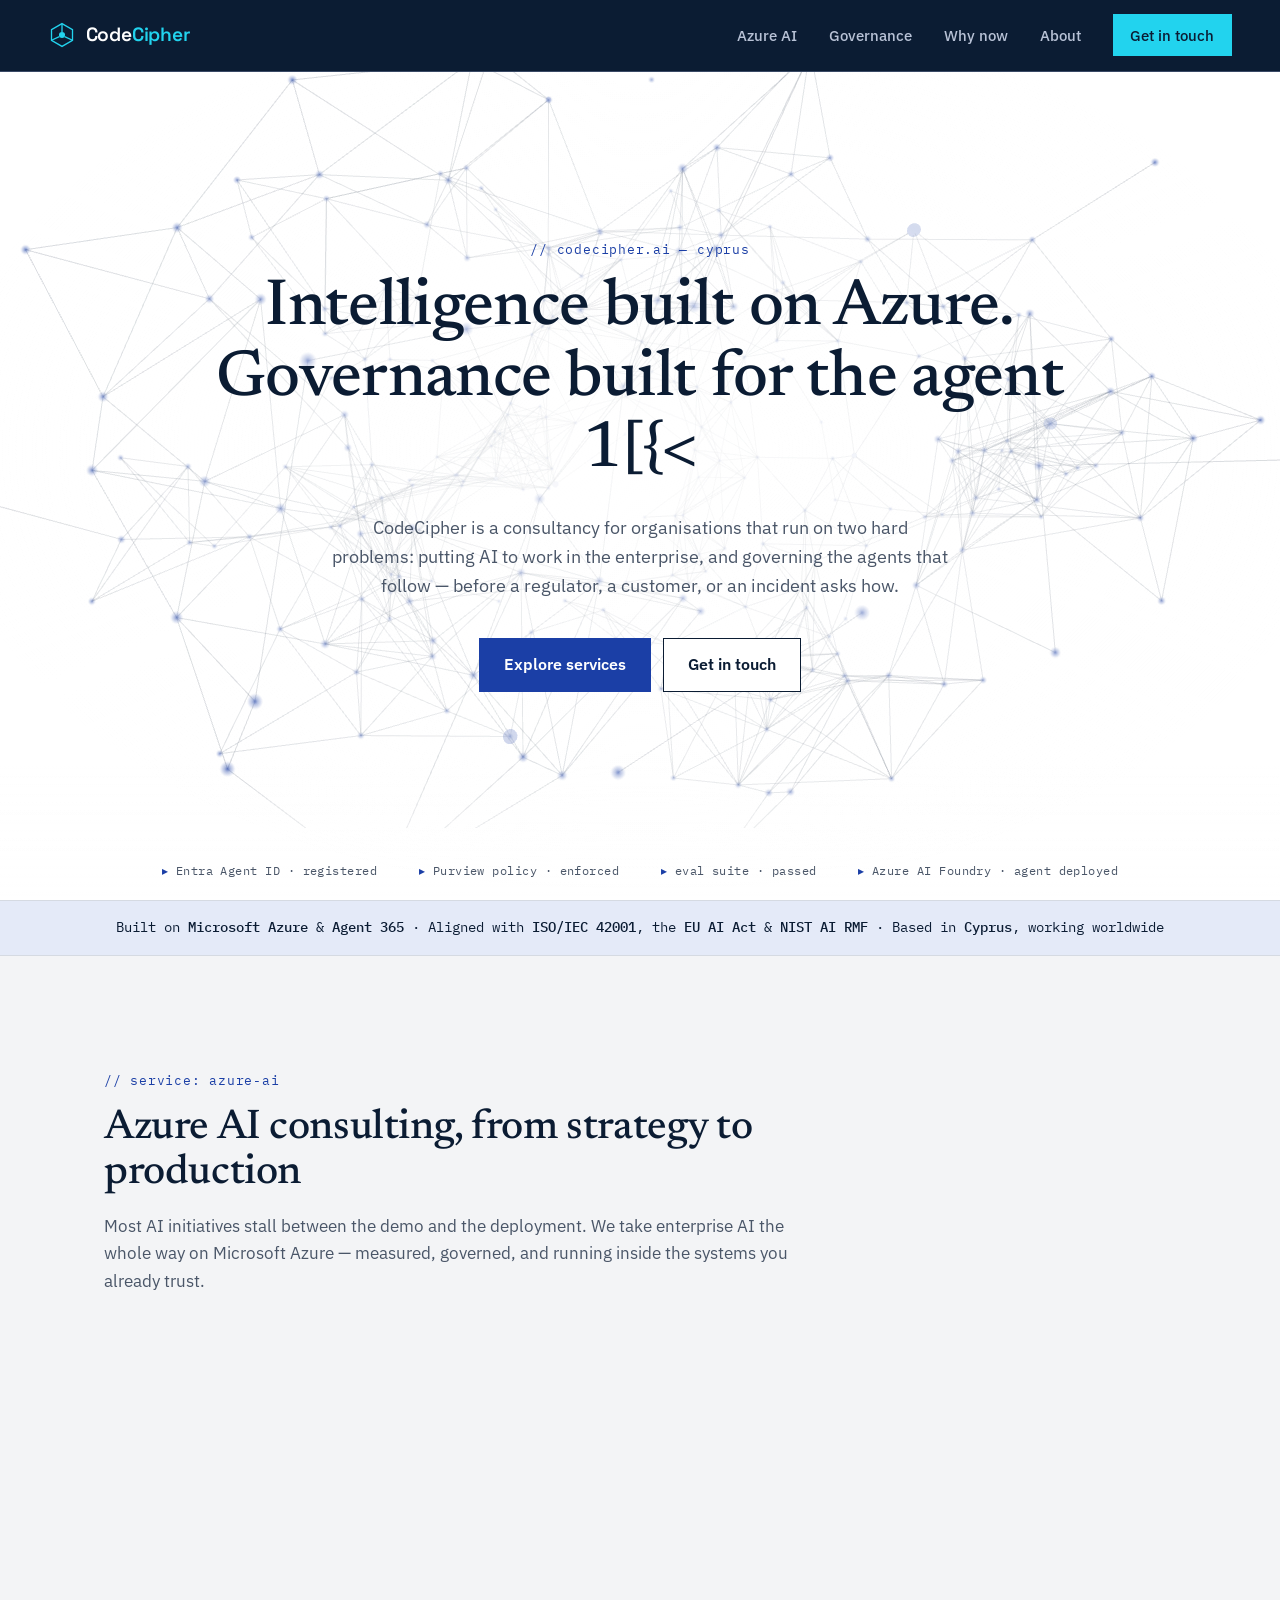
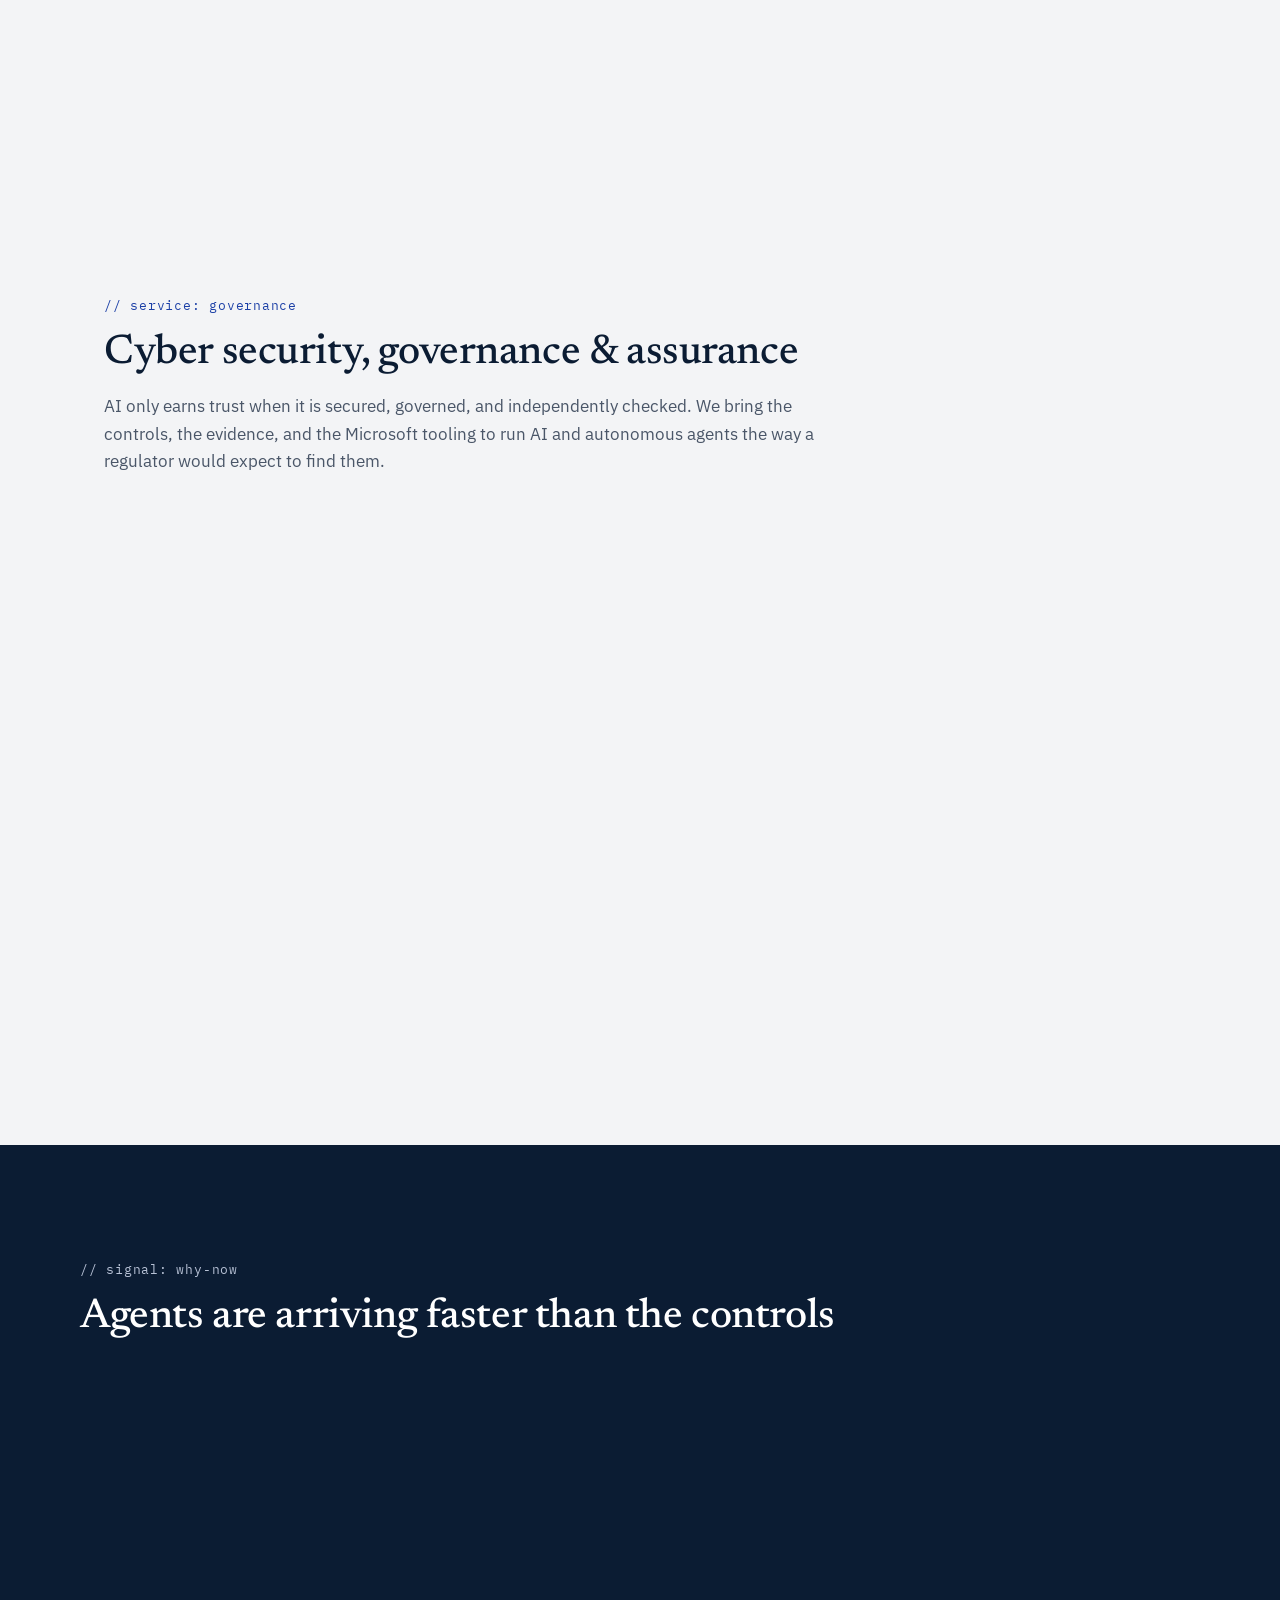
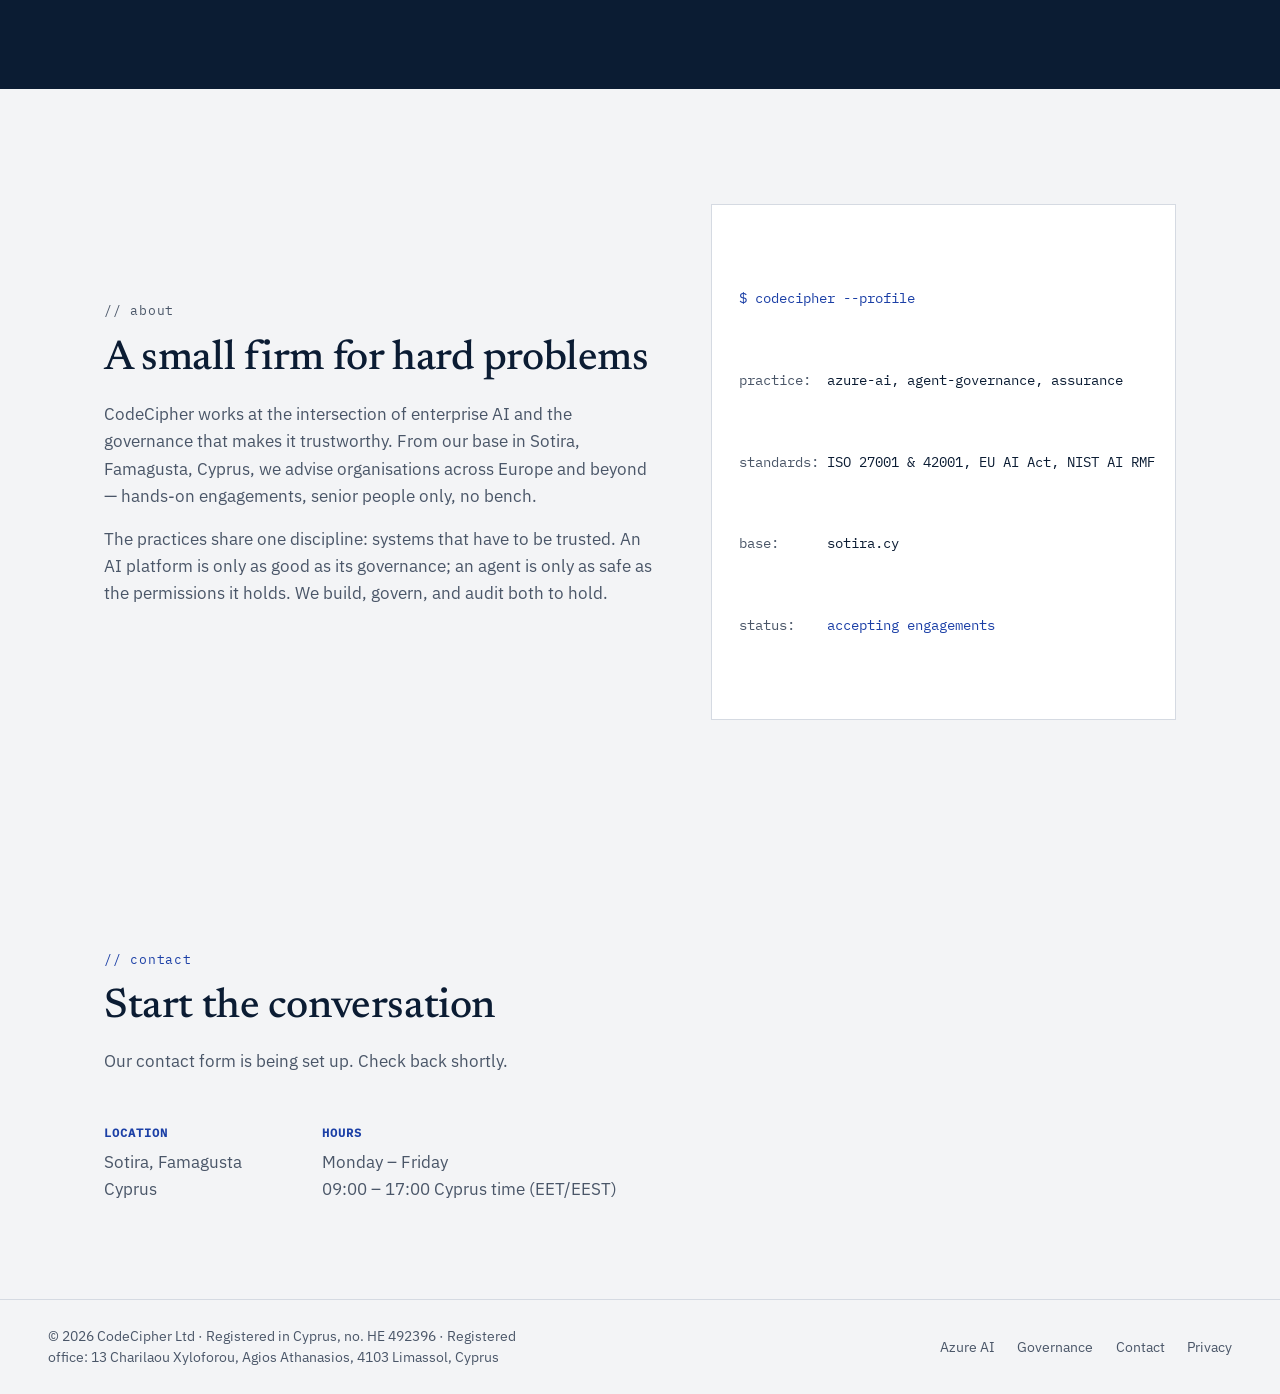
<file: index.html>
<!doctype html>
<html lang="en">
<head>
  <meta charset="UTF-8" />
  <meta http-equiv="Content-Security-Policy" content="default-src 'self'; script-src 'self'; style-src 'self'; img-src 'self' data:; font-src 'self'; connect-src 'self'; base-uri 'self'; object-src 'none'; upgrade-insecure-requests" />
  <meta name="viewport" content="width=device-width, initial-scale=1.0" />
  <title>CodeCipher — Azure AI Consulting, Agent Governance &amp; Assurance</title>
  <meta name="description" content="CodeCipher is an AI consultancy: Microsoft Azure AI strategy and implementation, agent governance with Microsoft Agent 365, cyber security, and independent AI audits." />
  <meta property="og:title" content="CodeCipher — Azure AI Consulting, Agent Governance &amp; Assurance" />
  <meta property="og:description" content="Enterprise AI on Azure. Agents governed, secured, and audited." />
  <meta property="og:type" content="website" />
  <meta property="og:url" content="https://codecipher.ai/" />
  <meta property="og:image" content="https://codecipher.ai/og-image.png" />
  <meta property="og:image:width" content="1200" />
  <meta property="og:image:height" content="630" />
  <meta name="twitter:card" content="summary_large_image" />
  <link rel="canonical" href="https://codecipher.ai/" />
  <link rel="icon" href="/favicon.svg" type="image/svg+xml" />
  <script type="module" crossorigin src="/assets/main-jOm03KR7.js"></script>
  <link rel="stylesheet" crossorigin href="/assets/main-vh2F5cEI.css">
</head>
<body>

  <!-- ===== Nav ===== -->
  <header class="nav" id="top">
    <a class="nav__brand" href="#top" aria-label="CodeCipher home">
      <svg class="nav__mark" viewBox="0 0 32 32" aria-hidden="true">
        <g fill="none" stroke="currentColor" stroke-width="1.5">
          <polygon points="16,3 28,10 28,22 16,29 4,22 4,10" />
          <circle cx="16" cy="16" r="3.5" fill="currentColor" stroke="none" />
          <line x1="16" y1="3"  x2="16" y2="12.5" />
          <line x1="4"  y1="22" x2="13"  y2="17.8" />
          <line x1="28" y1="22" x2="19"  y2="17.8" />
        </g>
      </svg>
      <span>Code<em>Cipher</em></span>
    </a>
    <nav class="nav__links" aria-label="Main">
      <a href="#azure-ai">Azure AI</a>
      <a href="#governance">Governance</a>
      <a href="#why-now">Why now</a>
      <a href="#about">About</a>
      <a class="nav__cta" href="#contact">Get in touch</a>
    </nav>
  </header>

  <main>

    <!-- ===== Hero ===== -->
    <section class="hero">
      <canvas id="hero-canvas" aria-hidden="true"></canvas>
      <div class="hero__veil" aria-hidden="true"></div>
      <div class="hero__inner">
        <p class="eyebrow mono">// codecipher.ai — cyprus</p>
        <h1 class="hero__title">
          <span class="scramble" data-text="Intelligence built on Azure.">Intelligence built on Azure.</span><br />
          <span class="scramble scramble--accent" data-text="Governance built for the agent era.">Governance built for the agent era.</span>
        </h1>
        <p class="hero__lede">
          CodeCipher is a consultancy for organisations that run on two hard problems:
          putting AI to work in the enterprise, and governing the agents that follow —
          before a regulator, a customer, or an incident asks how.
        </p>
        <div class="hero__ctas">
          <a class="btn btn--primary" href="#azure-ai">Explore services</a>
          <a class="btn btn--ghost" href="#contact">Get in touch</a>
        </div>
      </div>
      <div class="hero__ticker mono" aria-hidden="true">
        <span>Entra Agent ID · registered</span>
        <span>Purview policy · enforced</span>
        <span>eval suite · passed</span>
        <span>Azure AI Foundry · agent deployed</span>
      </div>
    </section>

    <!-- ===== Trust strip ===== -->
    <div class="trust">
      <p class="trust__line">
        Built on <strong>Microsoft Azure</strong> &amp; <strong>Agent 365</strong> · Aligned with <strong>ISO/IEC 42001</strong>, the <strong>EU AI Act</strong> &amp; <strong>NIST AI RMF</strong> · Based in <strong>Cyprus</strong>, working worldwide
      </p>
    </div>

    <!-- ===== Azure AI ===== -->
    <section class="section" id="azure-ai">
      <div class="section__head">
        <p class="eyebrow mono">// service: azure-ai</p>
        <h2>Azure AI consulting, from strategy to production</h2>
        <p class="section__lede">
          Most AI initiatives stall between the demo and the deployment. We take enterprise
          AI the whole way on Microsoft Azure — measured, governed, and running inside the
          systems you already trust.
        </p>
      </div>
      <div class="cards">
        <article class="card reveal">
          <svg class="card__icon" viewBox="0 0 40 40" aria-hidden="true"><g fill="none" stroke="currentColor" stroke-width="1.5"><rect x="6" y="6" width="12" height="12" rx="2"/><rect x="22" y="22" width="12" height="12" rx="2"/><path d="M18 12h6a4 4 0 0 1 4 4v6"/><circle cx="12" cy="28" r="4"/></g></svg>
          <h3>AI strategy &amp; roadmap</h3>
          <p>Identify where AI actually earns its keep in your operation, then sequence the work: use cases, data readiness, governance, and a build plan your board can hold you to.</p>
        </article>
        <article class="card reveal">
          <svg class="card__icon" viewBox="0 0 40 40" aria-hidden="true"><g fill="none" stroke="currentColor" stroke-width="1.5"><path d="M8 30V16l12-8 12 8v14"/><path d="M14 30v-8h12v8"/><path d="M4 30h32"/></g></svg>
          <h3>Architecture &amp; infrastructure</h3>
          <p>Landing zones, networking, identity, and cost design for AI workloads — Azure OpenAI, AI Foundry, and AI Search wired into your estate the way Microsoft intends.</p>
        </article>
        <article class="card reveal">
          <svg class="card__icon" viewBox="0 0 40 40" aria-hidden="true"><g fill="none" stroke="currentColor" stroke-width="1.5"><circle cx="20" cy="20" r="14"/><path d="M20 6v6M20 28v6M6 20h6M28 20h6"/><circle cx="20" cy="20" r="4"/></g></svg>
          <h3>Copilots &amp; agents</h3>
          <p>Retrieval-grounded assistants and task agents built on Azure AI Foundry — scoped to your data, evaluated before launch, and monitored after it.</p>
        </article>
        <article class="card reveal">
          <svg class="card__icon" viewBox="0 0 40 40" aria-hidden="true"><g fill="none" stroke="currentColor" stroke-width="1.5"><path d="M6 32l8-10 6 6 8-12 6 8"/><path d="M6 8v24h28"/></g></svg>
          <h3>Optimisation &amp; FinOps</h3>
          <p>Model selection, token economics, caching, and capacity planning. AI that was affordable in the pilot stays affordable at scale.</p>
        </article>
      </div>
    </section>

    <!-- ===== Governance ===== -->
    <section class="section" id="governance">
      <div class="section__head">
        <p class="eyebrow mono">// service: governance</p>
        <h2>Cyber security, governance &amp; assurance</h2>
        <p class="section__lede">
          AI only earns trust when it is secured, governed, and independently checked. We
          bring the controls, the evidence, and the Microsoft tooling to run AI and
          autonomous agents the way a regulator would expect to find them.
        </p>
      </div>
      <div class="cards cards--five">
        <article class="card reveal">
          <svg class="card__icon" viewBox="0 0 40 40" aria-hidden="true"><g fill="none" stroke="currentColor" stroke-width="1.5"><path d="M20 4l13 5v10c0 8-5.5 14-13 17C12.5 33 7 27 7 19V9z"/><path d="M14 20l4 4 8-9"/></g></svg>
          <h3>Cyber security</h3>
          <p>Security architecture and hardening for Azure and hybrid estates: identity, network segmentation, threat modelling, and incident readiness — so AI workloads inherit a posture that holds.</p>
        </article>
        <article class="card reveal">
          <svg class="card__icon" viewBox="0 0 40 40" aria-hidden="true"><g fill="none" stroke="currentColor" stroke-width="1.5"><rect x="9" y="6" width="22" height="28" rx="2"/><path d="M15 6V4h10v2"/><path d="M14 15h12M14 21h12M14 27h7"/></g></svg>
          <h3>AI governance</h3>
          <p>Policies, risk assessment and controls for enterprise AI, mapped to the EU AI Act, ISO 42001, and the NIST AI Risk Management Framework — with ownership that survives the pilot.</p>
        </article>
        <article class="card reveal">
          <svg class="card__icon" viewBox="0 0 40 40" aria-hidden="true"><g fill="none" stroke="currentColor" stroke-width="1.5"><circle cx="20" cy="10" r="4"/><circle cx="9" cy="30" r="4"/><circle cx="31" cy="30" r="4"/><path d="M17 13.5L11 26.5M23 13.5l6 13M13 30h14"/><rect x="16" y="19" width="8" height="7" rx="1"/><path d="M18 19v-2a2 2 0 0 1 4 0v2"/></g></svg>
          <h3>Agent governance</h3>
          <p>Guardrails for autonomous agents: scoped permissions, tool access control, human-in-the-loop checkpoints, audit trails, and runtime monitoring — designed in before the first agent ships.</p>
        </article>
        <article class="card reveal">
          <svg class="card__icon" viewBox="0 0 40 40" aria-hidden="true"><g fill="none" stroke="currentColor" stroke-width="1.5"><rect x="6" y="6" width="11" height="11" rx="2"/><rect x="23" y="6" width="11" height="11" rx="2"/><rect x="6" y="23" width="11" height="11" rx="2"/><rect x="23" y="23" width="11" height="11" rx="2"/><circle cx="11.5" cy="11.5" r="2"/><circle cx="28.5" cy="11.5" r="2"/><circle cx="11.5" cy="28.5" r="2"/><circle cx="28.5" cy="28.5" r="2"/></g></svg>
          <h3>Microsoft Agent 365 adoption</h3>
          <p>Rolling out Microsoft's control plane for agents: Entra Agent ID registration, a complete agent inventory, Defender and Purview policies, plus licensing and rollout planning across Microsoft 365.</p>
        </article>
        <article class="card reveal">
          <svg class="card__icon" viewBox="0 0 40 40" aria-hidden="true"><g fill="none" stroke="currentColor" stroke-width="1.5"><circle cx="17" cy="17" r="10"/><path d="M24.5 24.5L34 34"/><path d="M12 17h10M17 12v10"/></g></svg>
          <h3>Audit &amp; assurance</h3>
          <p>Independent audits of AI systems, agent deployments and security posture — evidence-based findings and remediation plans written for boards, regulators and customers.</p>
        </article>
      </div>
    </section>

    <!-- ===== Why now ===== -->
    <section class="section section--band" id="why-now">
      <div class="section__head">
        <p class="eyebrow mono">// signal: why-now</p>
        <h2>Agents are arriving faster than the controls</h2>
      </div>
      <div class="stats">
        <div class="stat reveal">
          <span class="stat__num mono">2026</span>
          <span class="stat__label">Microsoft Agent 365 reached general availability in May. Every agent now gets an identity, an inventory entry, and a policy — governance is the default, not the extra.</span>
        </div>
        <div class="stat reveal">
          <span class="stat__num mono">2027</span>
          <span class="stat__label">EU AI Act high-risk obligations apply from December 2027. Transparency duties already apply. The evidence has to exist before the deadline, not after.</span>
        </div>
        <div class="stat reveal">
          <span class="stat__num mono" data-count="7" data-suffix="%">0</span>
          <span class="stat__label">Of global turnover — the EU AI Act's maximum fine. Ungoverned agents are a board-level risk, and boards are starting to ask.</span>
        </div>
      </div>
    </section>

    <!-- ===== About ===== -->
    <section class="section" id="about">
      <div class="about">
        <div class="about__text">
          <p class="eyebrow mono">// about</p>
          <h2>A small firm for hard problems</h2>
          <p>
            CodeCipher works at the intersection of enterprise AI and the governance that makes it trustworthy.
            From our base in Sotira, Famagusta, Cyprus, we advise organisations across Europe and
            beyond — hands-on engagements, senior people only, no bench.
          </p>
          <p>
            The practices share one discipline: systems that have to be trusted.
            An AI platform is only as good as its governance; an agent is only as safe
            as the permissions it holds. We build, govern, and audit both to hold.
          </p>
        </div>
        <div class="about__panel mono" aria-hidden="true">
          <p>$ codecipher --profile</p>
          <p><span class="dim">practice:</span>  azure-ai, agent-governance, assurance</p>
          <p><span class="dim">standards:</span> ISO 27001 &amp; 42001, EU AI Act, NIST AI RMF</p>
          <p><span class="dim">base:</span>      sotira.cy</p>
          <p><span class="dim">status:</span>    <span class="ok">accepting engagements</span></p>
        </div>
      </div>
    </section>

    <!-- ===== Contact ===== -->
    <section class="section section--contact" id="contact">
      <div class="section__head">
        <p class="eyebrow mono">// contact</p>
        <h2>Start the conversation</h2>
        <p class="section__lede">Our contact form is being set up. Check back shortly.</p>
      </div>
      <div class="contact contact--details-only">
        <aside class="contact__details">
          <div>
            <h3 class="mono">Location</h3>
            <p>Sotira, Famagusta<br />Cyprus</p>
          </div>
          <div>
            <h3 class="mono">Hours</h3>
            <p>Monday – Friday<br />09:00 – 17:00 Cyprus time (EET/EEST)</p>
          </div>
        </aside>
      </div>
    </section>
  </main>

  <!-- ===== Footer ===== -->
  <footer class="footer">
    <p>© 2026 CodeCipher Ltd · Registered in Cyprus, no. HE 492396 · Registered office: 13 Charilaou Xyloforou, Agios Athanasios, 4103 Limassol, Cyprus</p>
    <nav aria-label="Footer">
      <a href="#azure-ai">Azure AI</a>
      <a href="#governance">Governance</a>
      <a href="#contact">Contact</a>
      <a href="/privacy.html">Privacy</a>
    </nav>
  </footer>

</body>
</html>
</file>
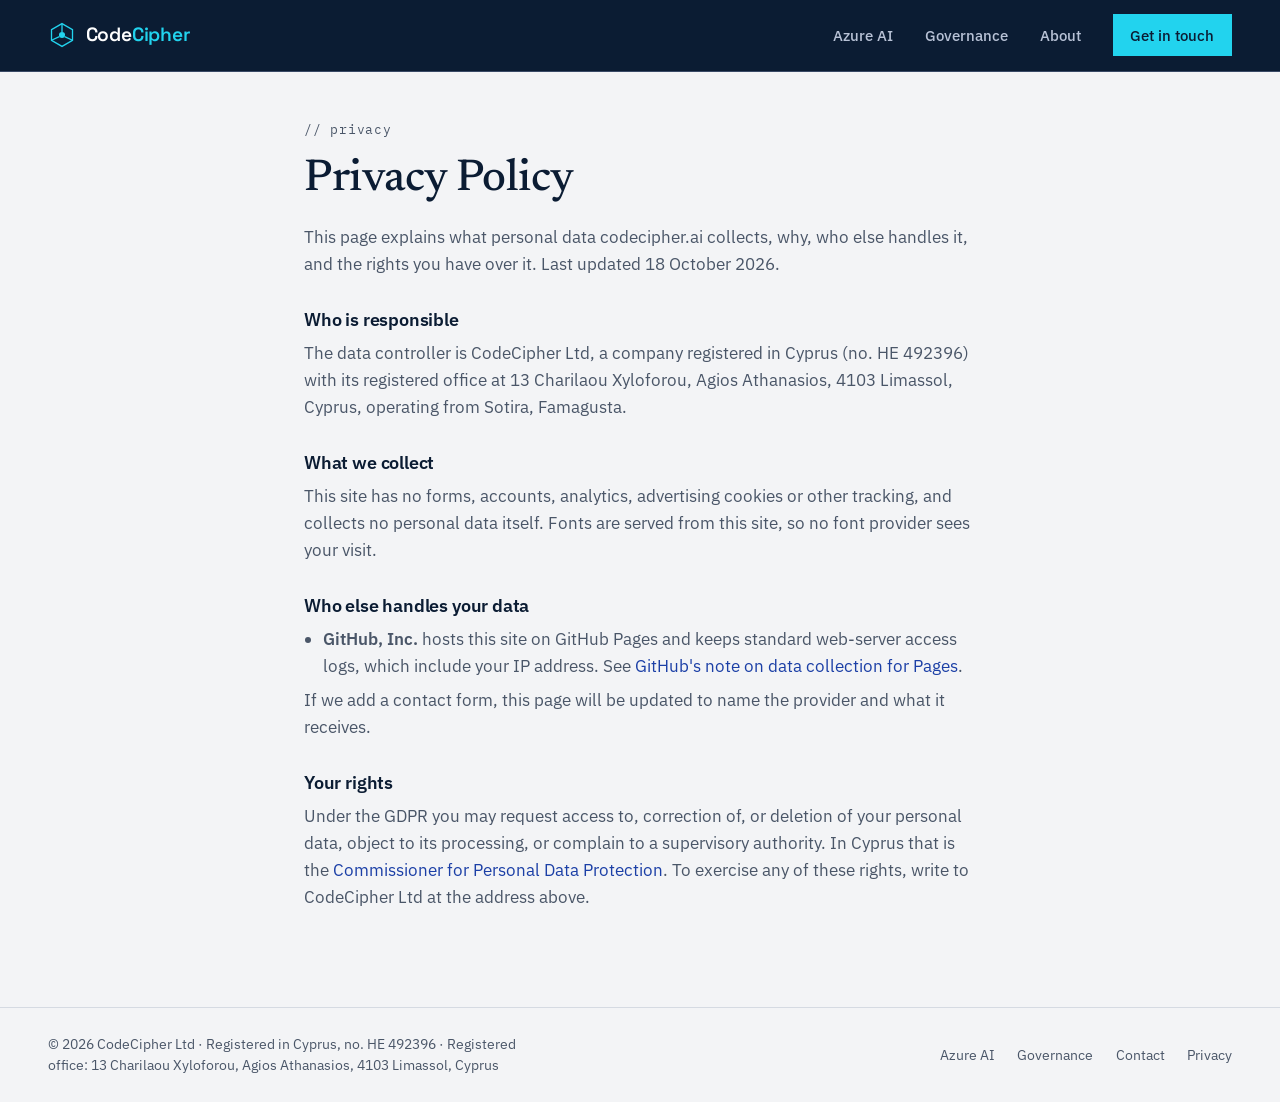
<file: privacy.html>
<!doctype html>
<html lang="en">
<head>
  <meta charset="UTF-8" />
  <meta http-equiv="Content-Security-Policy" content="default-src 'self'; script-src 'self'; style-src 'self'; img-src 'self' data:; font-src 'self'; connect-src 'self'; base-uri 'self'; object-src 'none'; upgrade-insecure-requests" />
  <meta name="viewport" content="width=device-width, initial-scale=1.0" />
  <title>Privacy Policy — CodeCipher</title>
  <meta name="description" content="How CodeCipher handles personal data collected through codecipher.ai." />
  <meta name="robots" content="noindex" />
  <link rel="canonical" href="https://codecipher.ai/privacy.html" />
  <link rel="icon" href="/favicon.svg" type="image/svg+xml" />
  <link rel="stylesheet" crossorigin href="/assets/main-vh2F5cEI.css">
</head>
<body>

  <header class="nav">
    <a class="nav__brand" href="/" aria-label="CodeCipher home">
      <svg class="nav__mark" viewBox="0 0 32 32" aria-hidden="true">
        <g fill="none" stroke="currentColor" stroke-width="1.5">
          <polygon points="16,3 28,10 28,22 16,29 4,22 4,10" />
          <circle cx="16" cy="16" r="3.5" fill="currentColor" stroke="none" />
          <line x1="16" y1="3"  x2="16" y2="12.5" />
          <line x1="4"  y1="22" x2="13"  y2="17.8" />
          <line x1="28" y1="22" x2="19"  y2="17.8" />
        </g>
      </svg>
      <span>Code<em>Cipher</em></span>
    </a>
    <nav class="nav__links" aria-label="Main">
      <a href="/#azure-ai">Azure AI</a>
      <a href="/#governance">Governance</a>
      <a href="/#about">About</a>
      <a class="nav__cta" href="/#contact">Get in touch</a>
    </nav>
  </header>

  <main class="page">
    <p class="eyebrow mono">// privacy</p>
    <h1>Privacy Policy</h1>
    <p>This page explains what personal data codecipher.ai collects, why, who else handles it, and the rights you have over it. Last updated 18 October 2026.</p>

    <h2>Who is responsible</h2>
    <p>The data controller is CodeCipher Ltd, a company registered in Cyprus (no. HE 492396) with its registered office at 13 Charilaou Xyloforou, Agios Athanasios, 4103 Limassol, Cyprus, operating from Sotira, Famagusta.</p>

    <h2>What we collect</h2>
    <p>This site has no forms, accounts, analytics, advertising cookies or other tracking, and collects no personal data itself. Fonts are served from this site, so no font provider sees your visit.</p>

    <h2>Who else handles your data</h2>
    <ul>
      <li><strong>GitHub, Inc.</strong> hosts this site on GitHub Pages and keeps standard web-server access logs, which include your IP address. See <a href="https://docs.github.com/en/pages/getting-started-with-github-pages/about-github-pages#data-collection" rel="noopener">GitHub's note on data collection for Pages</a>.</li>
    </ul>
    <p>If we add a contact form, this page will be updated to name the provider and what it receives.</p>

    <h2>Your rights</h2>
    <p>Under the GDPR you may request access to, correction of, or deletion of your personal data, object to its processing, or complain to a supervisory authority. In Cyprus that is the <a href="https://www.dataprotection.gov.cy/" rel="noopener">Commissioner for Personal Data Protection</a>. To exercise any of these rights, write to CodeCipher Ltd at the address above.</p>
  </main>

  <footer class="footer">
    <p>© 2026 CodeCipher Ltd · Registered in Cyprus, no. HE 492396 · Registered office: 13 Charilaou Xyloforou, Agios Athanasios, 4103 Limassol, Cyprus</p>
    <nav aria-label="Footer">
      <a href="/#azure-ai">Azure AI</a>
      <a href="/#governance">Governance</a>
      <a href="/#contact">Contact</a>
      <a href="/privacy.html">Privacy</a>
    </nav>
  </footer>

</body>
</html>
</file>
<file: assets/main-vh2F5cEI.css>
@font-face{font-family:Newsreader;font-style:normal;font-display:swap;font-weight:400;src:url(/assets/newsreader-latin-400-normal-BFBkh4jY.woff2)format("woff2"),url(/assets/newsreader-latin-400-normal-gRTjlS2D.woff)format("woff")}@font-face{font-family:Newsreader;font-style:normal;font-display:swap;font-weight:500;src:url(/assets/newsreader-latin-500-normal-B66TYsaK.woff2)format("woff2"),url(/assets/newsreader-latin-500-normal-DFwuUcdu.woff)format("woff")}@font-face{font-family:Space Grotesk;font-style:normal;font-display:swap;font-weight:600;src:url(/assets/space-grotesk-latin-600-normal-DjKNqYRj.woff2)format("woff2"),url(/assets/space-grotesk-latin-600-normal-BflQw4A9.woff)format("woff")}@font-face{font-family:IBM Plex Sans;font-style:normal;font-display:swap;font-weight:400;src:url(/assets/ibm-plex-sans-latin-400-normal-CDDApCn2.woff2)format("woff2"),url(/assets/ibm-plex-sans-latin-400-normal-CYLoc0-x.woff)format("woff")}@font-face{font-family:IBM Plex Sans;font-style:normal;font-display:swap;font-weight:500;src:url(/assets/ibm-plex-sans-latin-500-normal-6ng42L7E.woff2)format("woff2"),url(/assets/ibm-plex-sans-latin-500-normal-BgVn5rGT.woff)format("woff")}@font-face{font-family:IBM Plex Sans;font-style:normal;font-display:swap;font-weight:600;src:url(/assets/ibm-plex-sans-latin-600-normal-CuJfVYMP.woff2)format("woff2"),url(/assets/ibm-plex-sans-latin-600-normal-Cu4Hd6ag.woff)format("woff")}@font-face{font-family:IBM Plex Mono;font-style:normal;font-display:swap;font-weight:400;src:url(/assets/ibm-plex-mono-latin-400-normal-DMJ8VG8y.woff2)format("woff2"),url(/assets/ibm-plex-mono-latin-400-normal-CvHOgSBP.woff)format("woff")}@font-face{font-family:IBM Plex Mono;font-style:normal;font-display:swap;font-weight:500;src:url(/assets/ibm-plex-mono-latin-500-normal-DSY6xOcd.woff2)format("woff2"),url(/assets/ibm-plex-mono-latin-500-normal-CB9ihrfo.woff)format("woff")}:root{--bg:#f3f4f6;--surface:#fff;--ink:#0b1c33;--muted:#4a5668;--accent:#1b3fa6;--accent-hover:#102a78;--tint:#e4eaf8;--line:#d5dae2;--band:#0b1c33;--band-text:#b8c2d6;--band-line:#3a4a66;--font-display:"Newsreader", Georgia, serif;--font-body:"IBM Plex Sans", system-ui, sans-serif;--font-mono:"IBM Plex Mono", monospace;--brand-cyan:#22d3ee;--font-brand:"Space Grotesk", "IBM Plex Sans", sans-serif;--max:1120px}*{box-sizing:border-box;margin:0;padding:0}html{scroll-behavior:smooth;overflow-x:hidden}body{background:var(--bg);color:var(--ink);font-family:var(--font-body);-webkit-font-smoothing:antialiased;font-size:1.0625rem;line-height:1.6;overflow-x:hidden}h1,h2{font-family:var(--font-display);letter-spacing:-.01em;font-weight:500;line-height:1.08}h2{font-size:clamp(1.9rem,3.4vw,2.6rem)}h3{font-family:var(--font-body);font-size:1.125rem;font-weight:600}a{color:var(--accent);text-decoration:none}a:hover{color:var(--accent-hover);text-decoration:underline}.mono{font-family:var(--font-mono)}:focus-visible{outline:2px solid var(--accent);outline-offset:3px}.eyebrow{color:var(--accent);letter-spacing:.06em;text-transform:lowercase;margin-bottom:.9rem;font-size:.8rem}.nav{z-index:50;background:var(--band);border-bottom:1px solid var(--band-line);justify-content:space-between;align-items:center;padding:.9rem clamp(1.2rem,4vw,3rem);display:flex;position:fixed;inset:0 0 auto}.nav__brand{font-family:var(--font-brand);letter-spacing:-.01em;color:var(--surface);align-items:center;gap:.6rem;font-size:1.2rem;font-weight:600;display:flex}.nav__brand:hover{color:var(--surface);text-decoration:none}.nav__brand em{color:var(--brand-cyan);font-style:normal}.nav__mark{width:28px;height:28px;color:var(--brand-cyan)}.nav__links{align-items:center;gap:clamp(1rem,2.5vw,2rem);display:flex}.nav__links a{color:var(--band-text);font-size:.95rem;font-weight:500}.nav__links a:hover{color:var(--surface);text-decoration:none}.nav__cta{background:var(--brand-cyan);padding:.55rem 1.1rem;font-weight:600;color:var(--band)!important}.nav__cta:hover{background:#5ee0f2}.btn{font-family:var(--font-body);cursor:pointer;border:1px solid #0000;padding:.85rem 1.5rem;font-size:1rem;font-weight:600;transition:background-color .15s,border-color .15s,color .15s;display:inline-block}.btn:hover{text-decoration:none}.btn--primary{background:var(--accent);border-color:var(--accent);color:var(--surface)}.btn--primary:hover{background:var(--accent-hover);border-color:var(--accent-hover);color:var(--surface)}.btn--ghost{color:var(--ink);border-color:var(--ink);background:var(--surface)}.btn--ghost:hover{background:var(--ink);color:var(--surface)}.hero{text-align:center;background:var(--surface);justify-content:center;align-items:center;min-height:100svh;padding:7rem 1.5rem 5rem;display:flex;position:relative;overflow:hidden}#hero-canvas{background:var(--surface);width:100%;height:100%;position:absolute;inset:0}.hero__veil{pointer-events:none;background:radial-gradient(ellipse 55% 50% at 50% 50%, #ffffffd1 0%, #fff0 100%), linear-gradient(to bottom, #fff0 85%, var(--surface) 100%);position:absolute;inset:0}.hero__inner{max-width:880px;position:relative}.hero__title{color:var(--ink);font-size:clamp(2.2rem,5.4vw,4.1rem)}.hero__title .scramble--accent{color:var(--ink)}.hero__lede{max-width:620px;color:var(--muted);margin:1.6rem auto 2.3rem;font-size:clamp(1rem,1.6vw,1.15rem)}.hero__ctas{flex-wrap:wrap;justify-content:center;gap:.8rem;display:flex}.hero__ticker{letter-spacing:.04em;color:var(--muted);flex-wrap:wrap;justify-content:center;gap:2.6rem;font-size:.72rem;display:flex;position:absolute;bottom:1.2rem;left:0;right:0}.hero__ticker span:before{content:"▸ ";color:var(--accent)}.trust{border-block:1px solid var(--line);background:var(--tint);text-align:center;padding:1rem 1.5rem}.trust__line{font-family:var(--font-mono);color:var(--ink);font-size:.85rem}.trust__line strong{color:var(--ink);font-weight:500}.section{max-width:var(--max);margin:0 auto;padding:clamp(4.5rem,9vw,7.5rem) 1.5rem}.section__head{max-width:720px;margin-bottom:3rem}.section__lede{color:var(--muted);margin-top:1.1rem}.cards{grid-template-columns:repeat(auto-fit,minmax(240px,1fr));gap:1rem;display:grid}.card{background:var(--surface);border:1px solid var(--line);padding:1.7rem 1.5rem;transition:border-color .2s}.card:hover{border-color:var(--accent)}.card__icon{width:30px;height:30px;color:var(--accent);margin-bottom:1rem}.card h3{margin-bottom:.55rem}.card p{color:var(--muted);font-size:.95rem}.section--band{background:var(--band);max-width:none;color:var(--surface);text-align:left}.section--band>*{max-width:var(--max);margin-inline:auto}.section--band .eyebrow{color:var(--band-text)}.stats{grid-template-columns:repeat(auto-fit,minmax(250px,1fr));gap:2.2rem;display:grid}.stat{border-top:1px solid var(--band-line);padding-top:1.2rem}.stat__num{font-family:var(--font-display);color:var(--surface);margin-bottom:.7rem;font-size:clamp(2.8rem,5vw,3.6rem);font-weight:500;line-height:1;display:block}.stat__label{color:var(--band-text);max-width:34ch;font-size:.95rem;display:block}.about{grid-template-columns:1.2fr 1fr;align-items:center;gap:3rem;display:grid}.about__text h2{margin-bottom:1.2rem}.about__text p{color:var(--muted);margin-bottom:1rem}.about__panel{background:var(--surface);border:1px solid var(--line);color:var(--ink);white-space:pre;padding:1.6rem 1.7rem;font-size:.85rem;line-height:2;overflow-x:auto}.about__panel p:first-child{color:var(--accent)}.about__panel .dim{color:var(--muted)}.about__panel .ok{color:var(--accent)}.section--contact{padding-bottom:6rem}.contact{grid-template-columns:1.4fr 1fr;gap:3rem;display:grid}.contact__form{flex-direction:column;gap:1.1rem;display:flex}.contact__form label{flex-direction:column;gap:.4rem;display:flex}.contact__form label span{font-family:var(--font-mono);letter-spacing:.06em;color:var(--muted);text-transform:uppercase;font-size:.78rem}.contact__form input,.contact__form textarea{background:var(--surface);border:1px solid var(--line);color:var(--ink);font-family:var(--font-body);padding:.8rem 1rem;font-size:1rem}.contact__form input:focus,.contact__form textarea:focus{border-color:var(--accent);box-shadow:0 0 0 3px var(--tint);outline:none}.contact__form button{align-self:flex-start;margin-top:.4rem}.contact__note{color:var(--muted);font-size:.82rem}.contact__details{flex-direction:column;gap:1.8rem;display:flex}.contact__details h3{font-family:var(--font-mono);letter-spacing:.08em;text-transform:uppercase;color:var(--accent);margin-bottom:.4rem;font-size:.78rem}.contact__details p{color:var(--muted)}.contact--details-only{grid-template-columns:1fr}.contact--details-only .contact__details{flex-flow:wrap;gap:3rem 5rem}.footer{border-top:1px solid var(--line);color:var(--muted);flex-wrap:wrap;justify-content:space-between;align-items:center;gap:1rem;padding:1.6rem clamp(1.2rem,4vw,3rem);font-size:.88rem;display:flex}.footer p{max-width:62ch;line-height:1.5}.footer nav{flex-wrap:wrap;gap:1.4rem;display:flex}.footer a{color:var(--muted)}.footer a:hover{color:var(--ink)}.js .reveal{opacity:0;transform:translateY(28px)}@media (width<=860px){.about,.contact{grid-template-columns:1fr}.nav__links a:not(.nav__cta),.hero__ticker{display:none}}@media (prefers-reduced-motion:reduce){html{scroll-behavior:auto}*,:before,:after{transition:none!important;animation:none!important}.js .reveal{opacity:1;transform:none}}.cards--five{grid-template-columns:repeat(6,1fr)}.cards--five>.card{grid-column:span 2}.cards--five>.card:nth-child(n+4){grid-column:span 3}@media (width<=860px){.cards--five{grid-template-columns:1fr}.cards--five>.card,.cards--five>.card:nth-child(n+4){grid-column:auto}.about__panel{white-space:pre-wrap}}.page{max-width:720px;margin:0 auto;padding:7.5rem 1.5rem 5rem}.page h1{margin-bottom:1.2rem;font-size:clamp(2rem,4vw,2.8rem)}.page h2{font-family:var(--font-body);margin:2rem 0 .6rem;font-size:1.15rem;font-weight:600}.page p,.page li{color:var(--muted);margin-bottom:1rem}.page ul{padding-left:1.2rem}.page li{margin-bottom:.4rem}.page--center{text-align:center;padding-top:10rem}.page--center .stat__num{color:var(--accent);margin-bottom:1rem;font-size:clamp(4rem,12vw,7rem)}.page--center .btn{margin-top:1.5rem}
</file>
